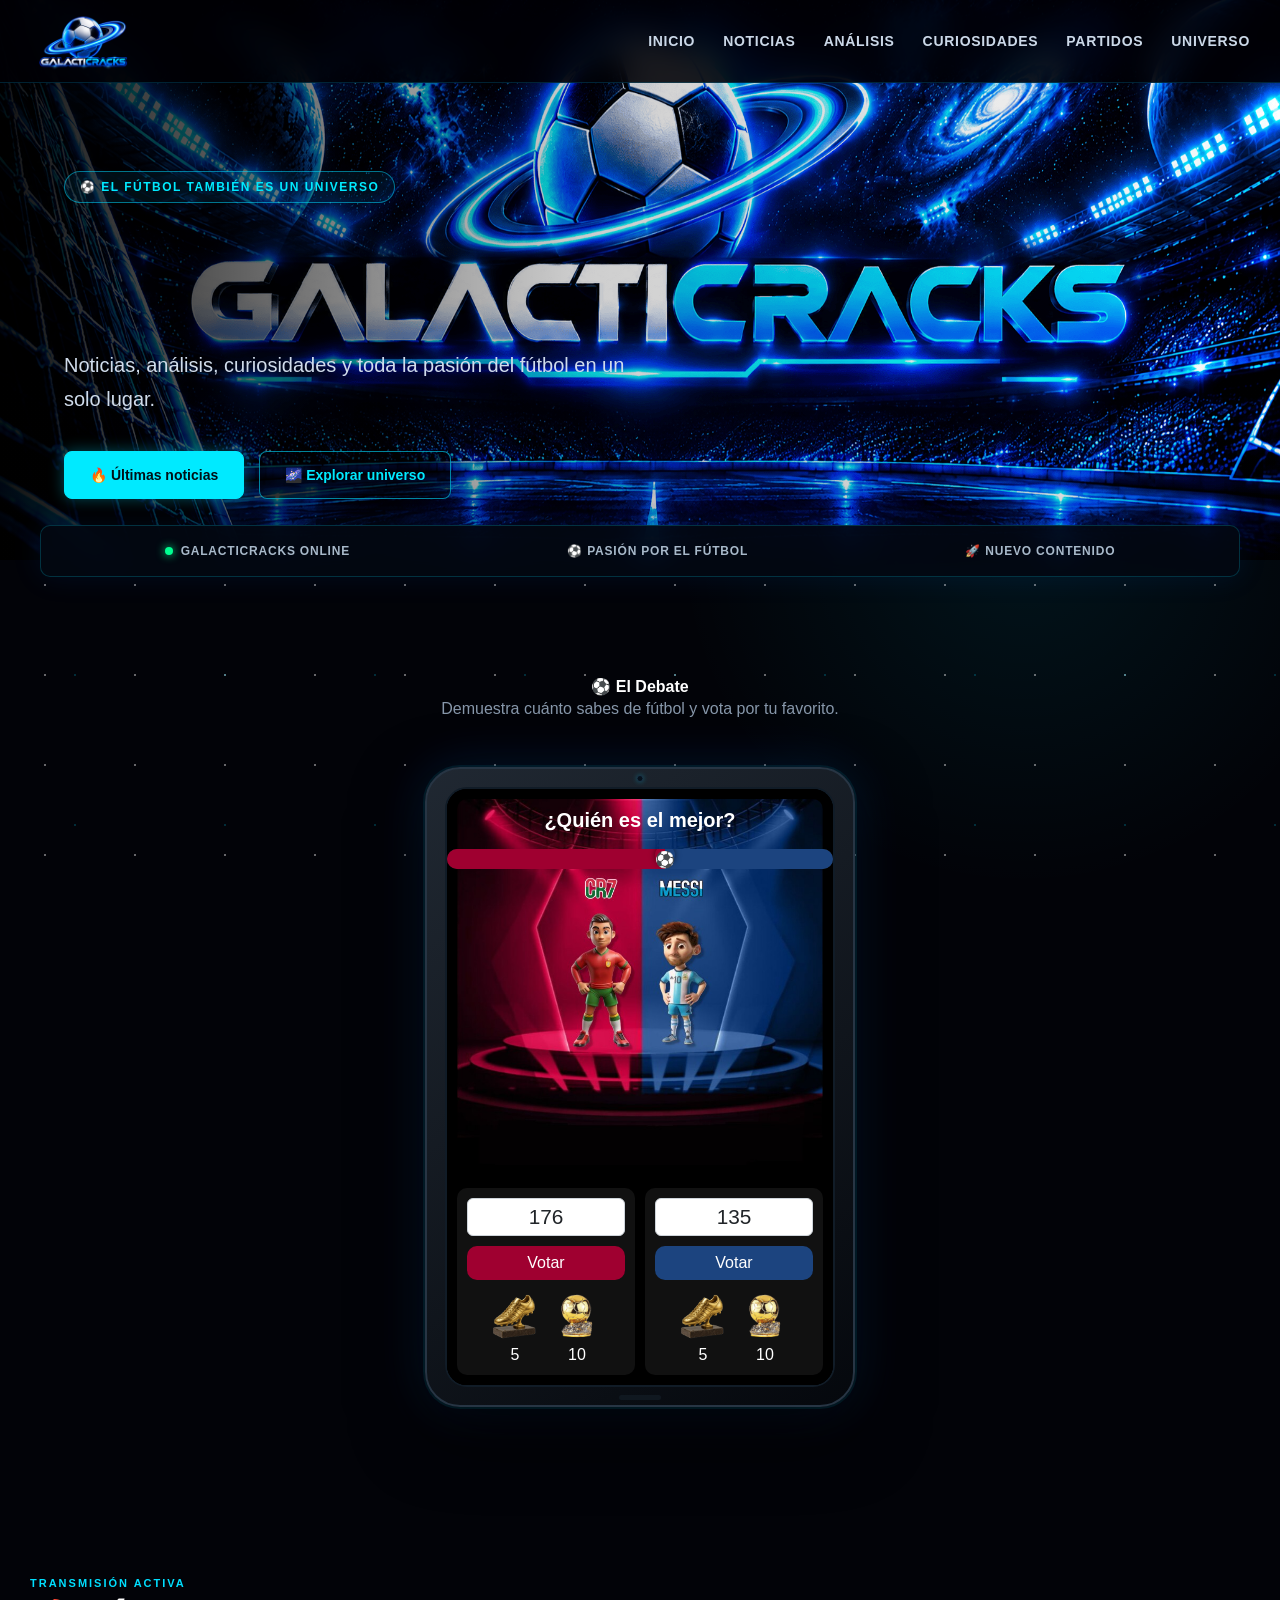
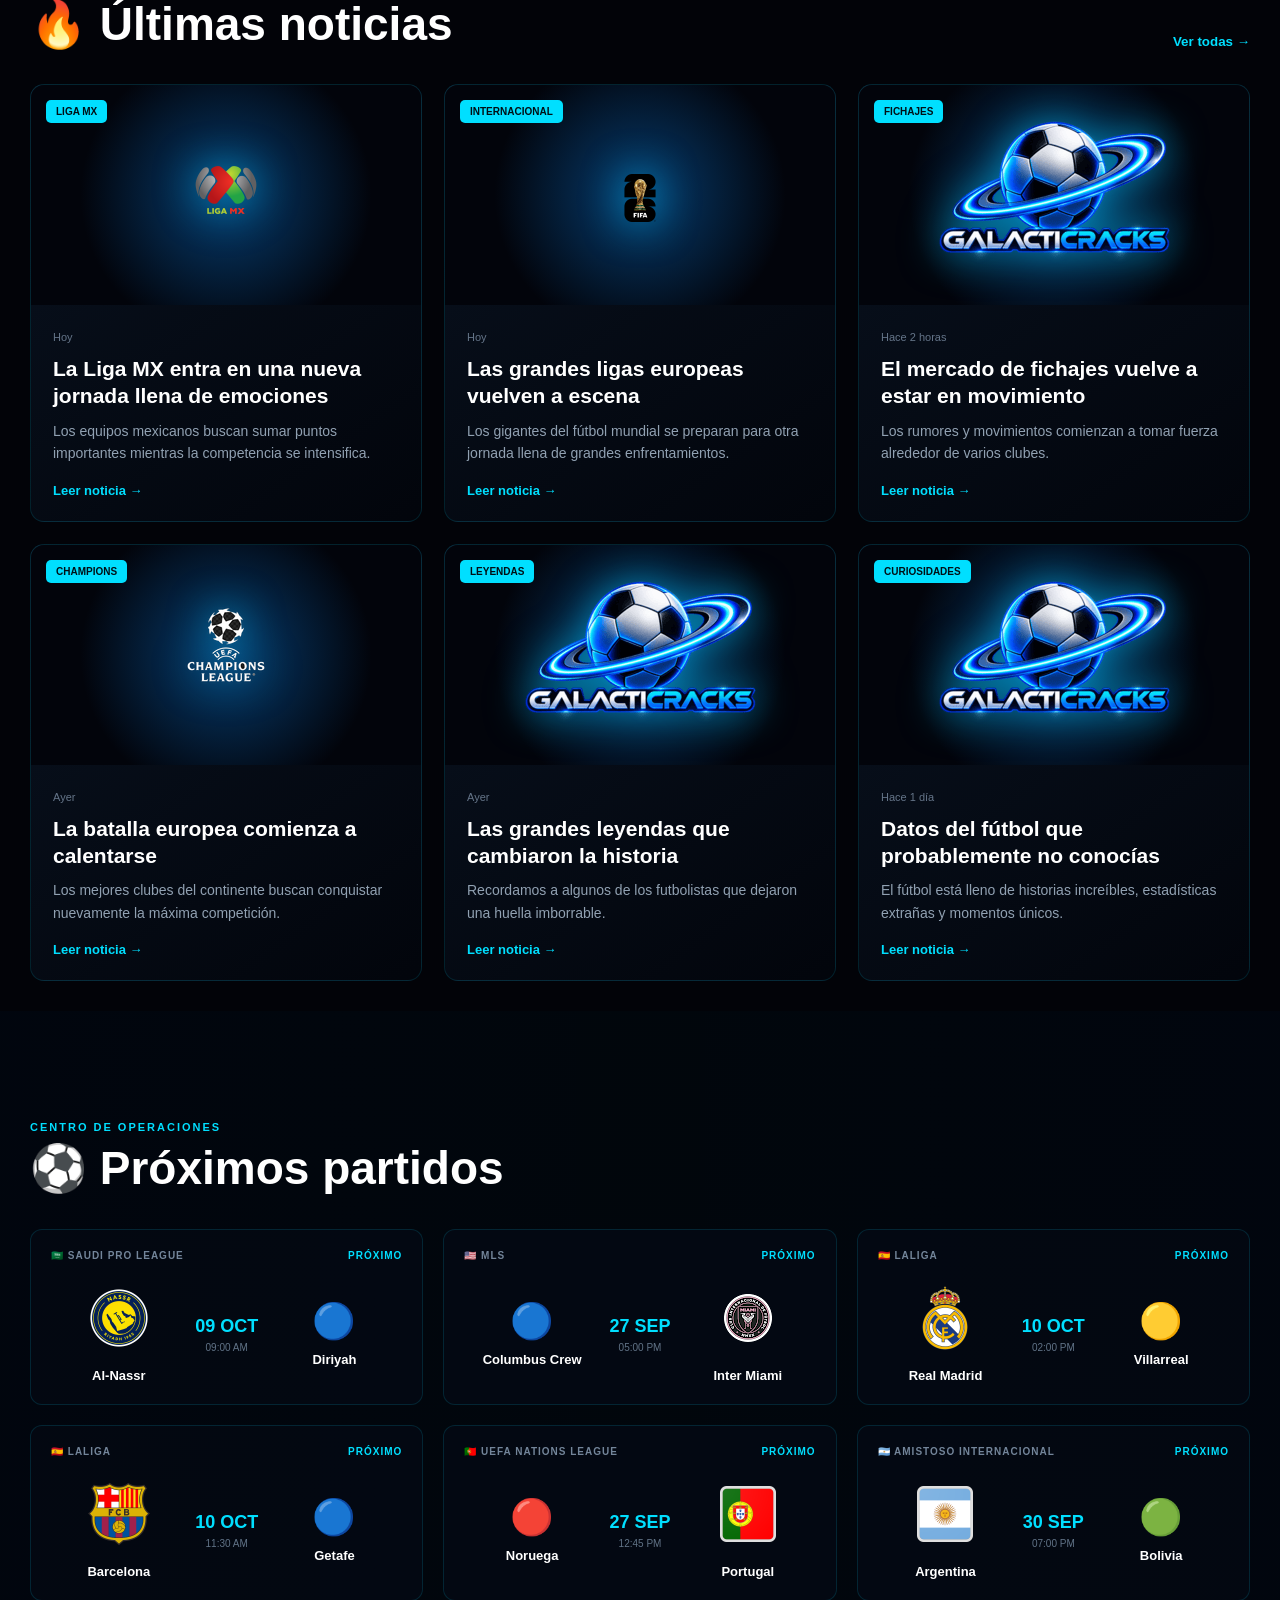
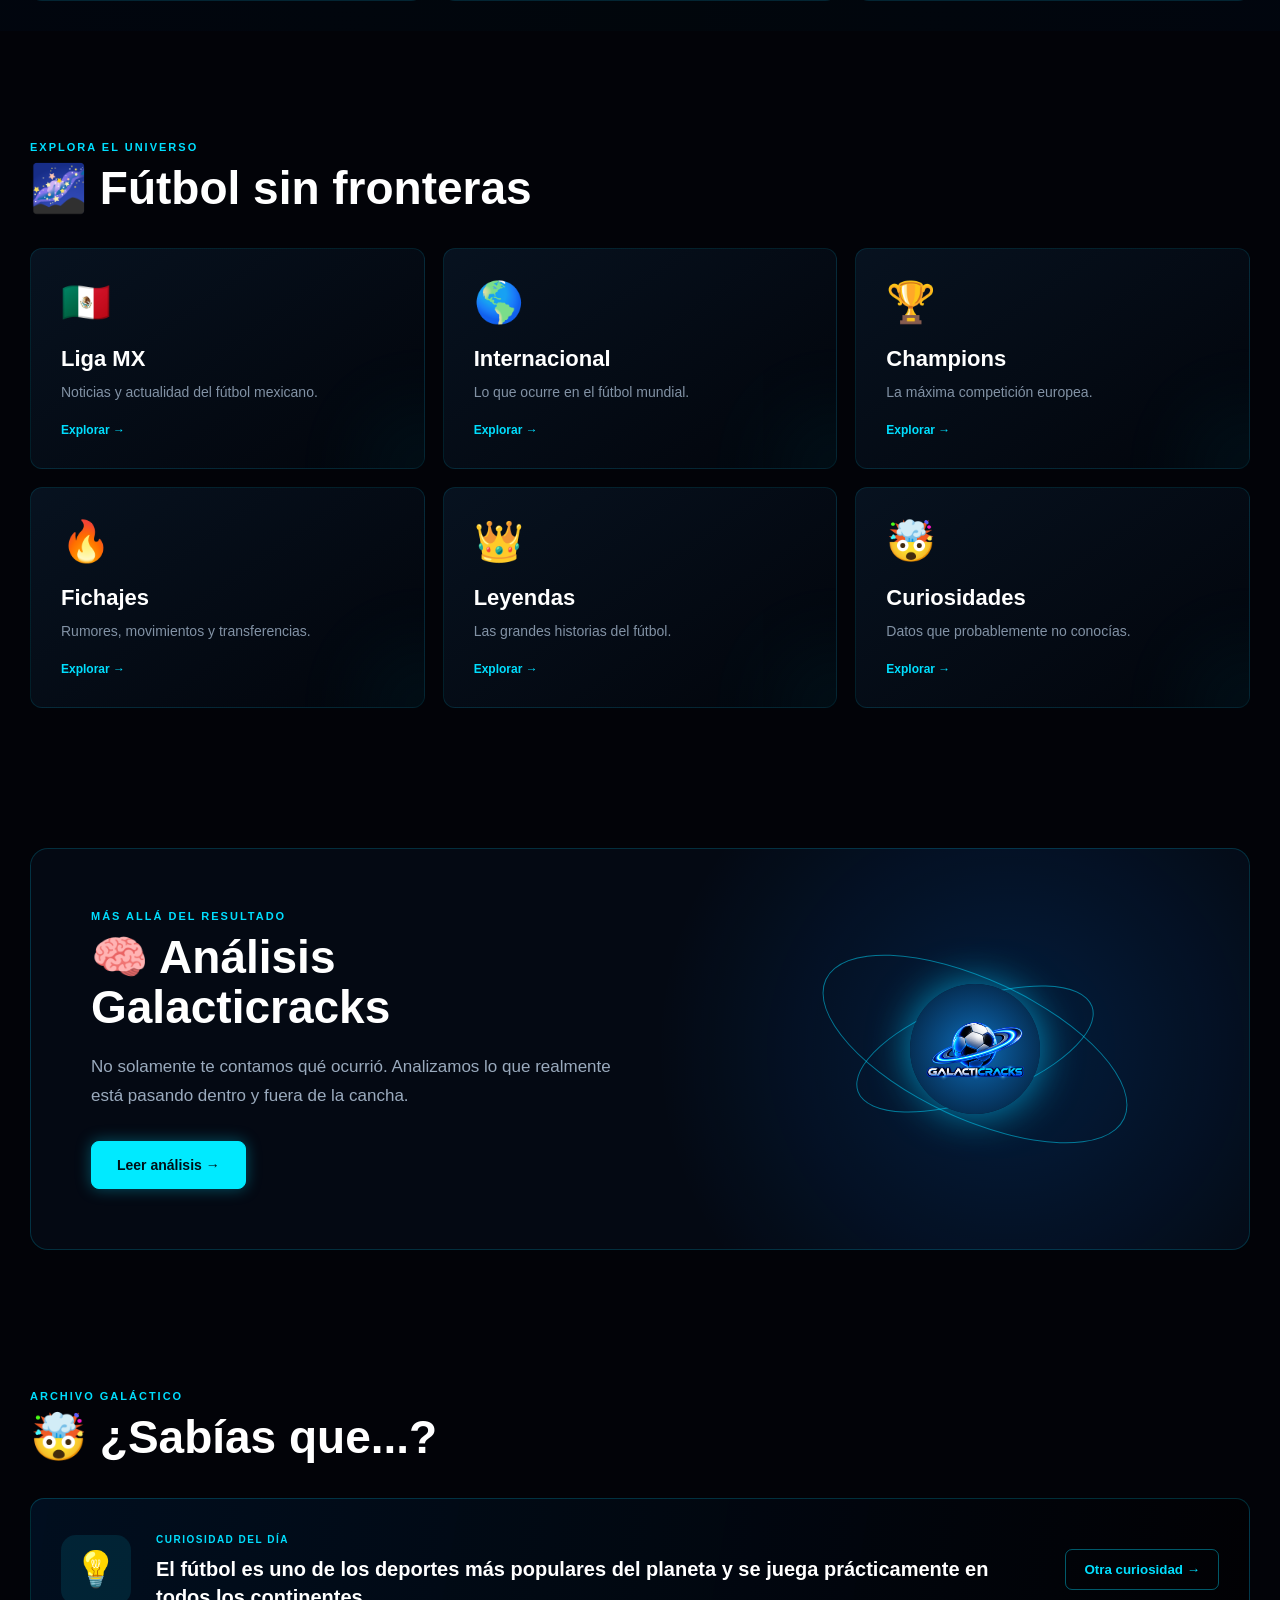
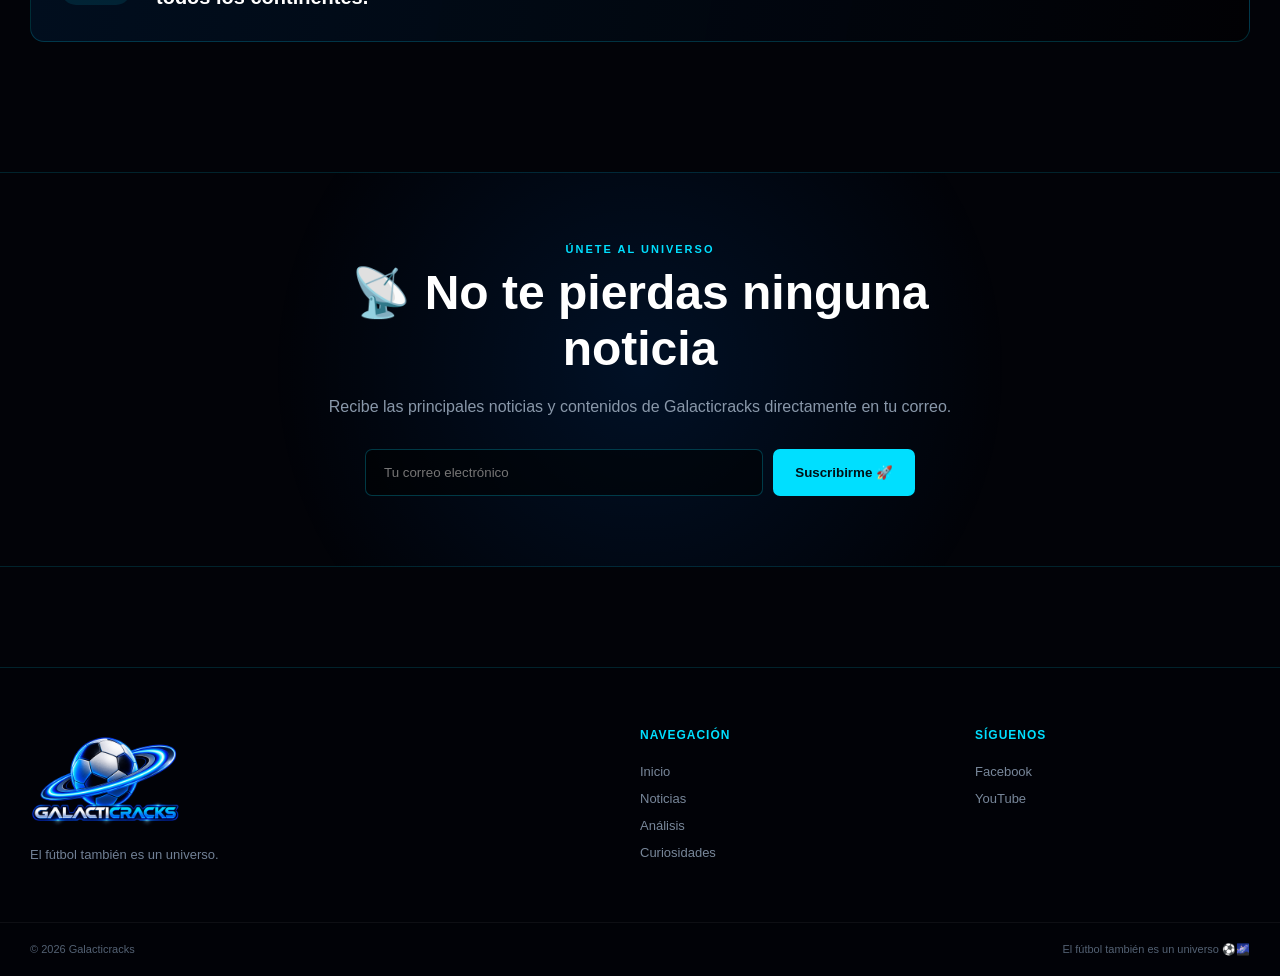
<file: index.html>
<!DOCTYPE html>
<html lang="es">
<head>
    <meta charset="UTF-8">

    <meta name="viewport" content="width=device-width, initial-scale=1.0">

    <title>
        Galacticracks | El fútbol también es un universo
    </title>

    <meta name="description" content="Noticias, análisis, curiosidades, partidos y toda la pasión del fútbol en un solo lugar. Galacticracks: el fútbol también es un universo.">
    <meta name="keywords" content="fútbol, noticias de fútbol, análisis de fútbol, partidos, Liga MX, Champions League, LaLiga, fichajes, Galacticracks">
    <meta name="author" content="Galacticracks">
    <meta name="robots" content="index, follow">

    <!-- =========================
         FAVICON
    ========================== -->
    <link rel="icon" type="image/png" href="https://galacticracks.github.io/img/logon.png">
    <link rel="apple-touch-icon" href="https://galacticracks.github.io/img/logon.png">
    <!-- =========================
         OPEN GRAPH - FACEBOOK
         WHATSAPP / DISCORD / ETC.
    ========================== -->
    <meta property="og:type" content="website">
    <meta property="og:url" content="https://galacticracks.github.io/">
    <meta property="og:title" content="Galacticracks | El fútbol también es un universo">
    <meta property="og:description" content="Noticias, análisis, curiosidades y toda la pasión del fútbol en un solo lugar.">
    <meta property="og:image" content="https://galacticracks.github.io/img/logon.png">
    <meta property="og:image:alt" content="Logo de Galacticracks">
    <meta property="og:site_name" content="Galacticracks">
    <meta property="og:locale" content="es_MX">
    <!-- =========================
         TWITTER / X CARD
    ========================== -->
    <meta name="twitter:card" content="summary_large_image" >
    <meta name="twitter:url" content="https://galacticracks.github.io/">
    <meta name="twitter:title" content="Galacticracks | El fútbol también es un universo">
    <meta name="twitter:description" content="Noticias, análisis, curiosidades y toda la pasión del fútbol en un solo lugar.">
    <meta name="twitter:image" content="https://galacticracks.github.io/img/logon.png">
    <meta name="twitter:image:alt" content="Logo de Galacticracks">

    <link rel="icon" type="image/png" href="img/logo.png">

    <title>Galacticracks | El fútbol también es un universo</title>

    <meta
        name="description"
        content="Galacticracks - Noticias, análisis, curiosidades y pasión por el fútbol."
    >

    <link rel="stylesheet" href="styles.css">
</head>

<body>

    <!-- ==========================================
         FONDO ESPACIAL
    =========================================== -->

    <div class="space-bg"></div>
    <div class="stars stars-1"></div>
    <div class="stars stars-2"></div>


    <!-- ==========================================
         HEADER
    =========================================== -->

    <header class="header">

        <div class="header-container">

            <a href="#" class="brand" onclick="scrollToSection('inicio')">

                <img
                    src="img/logo.png"
                    alt="Galacticracks"
                    class="logo"
                >

            </a>


            <!-- MENU DESKTOP -->

            <nav class="desktop-menu">

                <a href="#inicio">Inicio</a>

                <a href="#noticias">Noticias</a>

                <a href="#analisis">Análisis</a>

                <a href="#curiosidades">Curiosidades</a>

                <a href="#partidos">Partidos</a>

                <a href="#categorias">Universo</a>

            </nav>


            <!-- BOTON MENU MOVIL -->

            <button
                class="menu-button"
                id="menuButton"
                onclick="toggleMenu()"
            >
                ☰
            </button>

        </div>


        <!-- MENU MOVIL -->

        <nav class="mobile-menu" id="mobileMenu">

            <a href="#inicio" onclick="closeMenu()">Inicio</a>

            <a href="#noticias" onclick="closeMenu()">Noticias</a>

            <a href="#analisis" onclick="closeMenu()">Análisis</a>

            <a href="#curiosidades" onclick="closeMenu()">Curiosidades</a>

            <a href="#partidos" onclick="closeMenu()">Partidos</a>

            <a href="#categorias" onclick="closeMenu()">Universo</a>

        </nav>

    </header>



    <!-- ==========================================
         HERO
    =========================================== -->

    <main>

        <section class="hero" id="inicio">

            <div class="hero-image">

                <img
                    src="img/banner1.png"
                    alt="Galacticracks - El fútbol también es un universo"
                >

            </div>


            <div class="hero-content">

                <div class="hero-badge">

                    ⚽ EL FÚTBOL TAMBIÉN ES UN UNIVERSO

                </div>


                <h1>
<br>
                  <!---  GALACTI<span>CRACKS</span> -->

                </h1>


                <p>

                    Noticias, análisis, curiosidades y toda la pasión
                    del fútbol en un solo lugar.

                </p>


                <div class="hero-buttons">

                    <button
                        class="btn-primary"
                        onclick="scrollToSection('noticias')"
                    >
                        🔥 Últimas noticias
                    </button>


                    <button
                        class="btn-secondary"
                        onclick="scrollToSection('categorias')"
                    >
                        🌌 Explorar universo
                    </button>

                </div>

            </div>

        </section>



        <!-- ==========================================
             BARRA DE ESTADO
        =========================================== -->

     <section class="status-bar"> 
 
    <div class="status-item"> 
 
        <span class="status-dot"></span> 
 
        <span>GALACTICRACKS ONLINE</span> 
 
    </div> 
 
 
    <div class="status-item"> 
 
        ⚽ PASIÓN POR EL FÚTBOL 
 
    </div> 
 
 
    <div class="status-item"> 
 
        🚀 NUEVO CONTENIDO 
 
    </div> 
 
</section>


<!-- ==========================================
     QUINIELA GALACTICRACKS
========================================== -->

<section class="quiniela-section">

    <div class="quiniela-header">

        <!--<span class="section-kicker">
            🔮 GALACTICRACKS PREDICE
        </span>-->

        <h4>
            ⚽ El Debate
        </h4>

        <p>
            Demuestra cuánto sabes de fútbol y vota por tu favorito.
        </p>

    </div>


    <div class="tablet-container">

        <div class="tablet-frame">

            <!-- Cámara de la tablet -->

            <div class="tablet-camera"></div>


            <!-- Contenido de la quiniela -->

            <div class="tablet-screen">

                <iframe
                    src="TheBest-tiktok.html"
                    title="Quiniela Galacticracks"
                    loading="lazy"
                ></iframe>

            </div>


            <!-- Botón inferior de la tablet -->

            <div class="tablet-button"></div>

        </div>

    </div>

</section>



        <!-- ==========================================
             NOTICIAS
        =========================================== -->

        <section class="section" id="noticias">

            <div class="section-header">

                <div>

                    <span class="section-kicker">
                        TRANSMISIÓN ACTIVA
                    </span>

                    <h2>
                        🔥 Últimas noticias
                    </h2>

                </div>


                <button
                    class="view-all"
                    onclick="showMessage('Próximamente podrás ver todas las noticias.')"
                >
                    Ver todas →
                </button>

            </div>


            <div class="news-grid" id="newsGrid">

                <!-- JS INSERTARÁ LAS NOTICIAS -->

            </div>

        </section>



        <!-- ==========================================
             PARTIDOS
        =========================================== -->

        <!-- ==========================================
     PARTIDOS
========================================== -->

<section class="section matches-section" id="partidos">

    <div class="section-header">

        <div>

            <span class="section-kicker">
                CENTRO DE OPERACIONES
            </span>

            <h2>
                ⚽ Próximos partidos
            </h2>

        </div>

    </div>


    <div class="matches-container">


        <!-- ==========================================
             AL-NASSR
        =========================================== -->

        <div class="match-card">

            <div class="match-league">

                🇸🇦 SAUDI PRO LEAGUE

                <span>PRÓXIMO</span>

            </div>


            <div class="teams">

                <div class="team">

                    <div class="team-logo">
                        <img src="img/aln.png">
                    </div>

                    <strong>
                        Al-Nassr
                    </strong>

                </div>


                <div class="score">

                    <span>
                        09 OCT
                    </span>

                    <small>
                        09:00 AM
                    </small>

                </div>


                <div class="team">

                    <div class="team-logo">
                        🔵
                    </div>

                    <strong>
                        Diriyah
                    </strong>

                </div>

            </div>

        </div>



        <!-- ==========================================
             INTER MIAMI
        =========================================== -->

        <div class="match-card">

            <div class="match-league">

                🇺🇸 MLS

                <span>PRÓXIMO</span>

            </div>


            <div class="teams">

                <div class="team">

                    <div class="team-logo">
                        🔵
                    </div>

                    <strong>
                        Columbus Crew
                    </strong>

                </div>


                <div class="score">

                    <span>
                        27 SEP
                    </span>

                    <small>
                        05:00 PM
                    </small>

                </div>


                <div class="team">

                    <div class="team-logo">
                        <img src="img/miami.png">
                    </div>

                    <strong>
                        Inter Miami
                    </strong>

                </div>

            </div>

        </div>



        <!-- ==========================================
             REAL MADRID
        =========================================== -->

        <div class="match-card">

            <div class="match-league">

                🇪🇸 LALIGA

                <span>PRÓXIMO</span>

            </div>


            <div class="teams">

                <div class="team">

                    <div class="team-logo">
                        <img src="img/real.png">
                    </div>

                    <strong>
                        Real Madrid
                    </strong>

                </div>


                <div class="score">

                    <span>
                        10 OCT
                    </span>

                    <small>
                        02:00 PM
                    </small>

                </div>


                <div class="team">

                    <div class="team-logo">
                        🟡
                    </div>

                    <strong>
                        Villarreal
                    </strong>

                </div>

            </div>

        </div>



        <!-- ==========================================
             BARCELONA
        =========================================== -->

        <div class="match-card">

            <div class="match-league">

                🇪🇸 LALIGA

                <span>PRÓXIMO</span>

            </div>


            <div class="teams">

                <div class="team">

                    <div class="team-logo">
                        <img src="img/barcelona.png">
                    </div>

                    <strong>
                        Barcelona
                    </strong>

                </div>


                <div class="score">

                    <span>
                        10 OCT
                    </span>

                    <small>
                        11:30 AM
                    </small>

                </div>


                <div class="team">

                    <div class="team-logo">
                        🔵
                    </div>

                    <strong>
                        Getafe
                    </strong>

                </div>

            </div>

        </div>



        <!-- ==========================================
             PORTUGAL
        =========================================== -->

        <div class="match-card">

            <div class="match-league">

                🇵🇹 UEFA NATIONS LEAGUE

                <span>PRÓXIMO</span>

            </div>


            <div class="teams">

                <div class="team">

                    <div class="team-logo">
                        🔴
                    </div>

                    <strong>
                        Noruega
                    </strong>

                </div>


                <div class="score">

                    <span>
                        27 SEP
                    </span>

                    <small>
                        12:45 PM
                    </small>

                </div>


                <div class="team">

                    <div class="team-logo">
                        <img src="img/portugal.png">
                    </div>

                    <strong>
                        Portugal
                    </strong>

                </div>

            </div>

        </div>



        <!-- ==========================================
             ARGENTINA
        =========================================== -->

        <div class="match-card">

            <div class="match-league">

                🇦🇷 AMISTOSO INTERNACIONAL

                <span>PRÓXIMO</span>

            </div>


            <div class="teams">

                <div class="team">

                    <div class="team-logo">
                        <img src="img/argentina.png">
                    </div>

                    <strong>
                        Argentina
                    </strong>

                </div>


                <div class="score">

                    <span>
                        30 SEP
                    </span>

                    <small>
                        07:00 PM
                    </small>

                </div>


                <div class="team">

                    <div class="team-logo">
                        🟢
                    </div>

                    <strong>
                        Bolivia
                    </strong>

                </div>

            </div>

        </div>


    </div>

</section>


        <!-- ==========================================
             CATEGORIAS
        =========================================== -->

        <section class="section" id="categorias">

            <div class="section-header">

                <div>

                    <span class="section-kicker">
                        EXPLORA EL UNIVERSO
                    </span>

                    <h2>
                        🌌 Fútbol sin fronteras
                    </h2>

                </div>

            </div>


            <div class="categories-grid">


                <div
                    class="category-card"
                   
                >

                    <div class="category-icon">
                        🇲🇽
                    </div>

                    <h3>
                        Liga MX
                    </h3>

                    <p>
                        Noticias y actualidad del fútbol mexicano.
                    </p>

                    <span>
                      <a href="https://search.brave.com/search?q=liga+mx&rh_type=sp&view=games&comp_id=262" target="_blank">  Explorar → </a>
                    </span>

                </div>



                <div
                    class="category-card"
                  
                >

                    <div class="category-icon">
                        🌎
                    </div>

                    <h3>
                        Internacional
                    </h3>

                    <p>
                        Lo que ocurre en el fútbol mundial.
                    </p>

                    <span>
                      <a href="https://www.google.com/search?sca_esv=aa119c56b11d8b81&sxsrf=APpeQns9fGjy6JTyk_8dKZ1tljl30dTPXg:1789889498460&q=futbol+internacional&si=APenkKmS_FT--9TCiIFLBInL7DDRo2I2ju1N9_W9OW4zowOlgzuGDgXuJiIQOpWe0SUJpasf9lKipYvs-H2cI30TRYvRWJvdrjdT23c8yYyv_N1SOQ2VeMfnQKp5jUzeIEIyd0Ce-f9H" target="_blank">  Explorar → </a>
                    </span>

                
                </div>



                <div
                    class="category-card"
              
                >

                    <div class="category-icon">
                        🏆
                    </div>

                    <h3>
                        Champions
                    </h3>

                    <p>
                        La máxima competición europea.
                    </p>

                    <span>
                      <a href="https://search.brave.com/search?q=champions&rh_type=sp&view=games&comp_id=2" target="_blank">  Explorar → </a>
                    </span>

                </div>



                <div
                    class="category-card"
                    onclick="filterCategory('Fichajes')"
                >

                    <div class="category-icon">
                        🔥
                    </div>

                    <h3>
                        Fichajes
                    </h3>

                    <p>
                        Rumores, movimientos y transferencias.
                    </p>

                    <span>
                      <a href="https://www.marca.com/futbol/mercado-fichajes.html" target="_blank">  Explorar → </a>
                    </span>

                    

                </div>



                <div
                    class="category-card"
                    onclick="filterCategory('Leyendas')"
                >

                    <div class="category-icon">
                        👑
                    </div>

                    <h3>
                        Leyendas
                    </h3>

                    <p>
                        Las grandes historias del fútbol.
                    </p>

                    <span>
                        Explorar →
                    </span>

                </div>



                <div
                    class="category-card"
                    onclick="filterCategory('Curiosidades')"
                >

                    <div class="category-icon">
                        🤯
                    </div>

                    <h3>
                        Curiosidades
                    </h3>

                    <p>
                        Datos que probablemente no conocías.
                    </p>

                    <span>
                        Explorar →
                    </span>

                </div>


            </div>

        </section>



        <!-- ==========================================
             ANALISIS
        =========================================== -->

        <section class="section analysis-section" id="analisis">

            <div class="analysis-box">

                <div class="analysis-content">

                    <span class="section-kicker">
                        MÁS ALLÁ DEL RESULTADO
                    </span>

                    <h2>
                        🧠 Análisis Galacticracks
                    </h2>

                    <p>
                        No solamente te contamos qué ocurrió.
                        Analizamos lo que realmente está pasando
                        dentro y fuera de la cancha.
                    </p>


                    <button
                        class="btn-primary"
                        onclick="showMessage('La sección de análisis estará disponible próximamente.')"
                    >
                        Leer análisis →
                    </button>

                </div>


                <div class="analysis-visual">

                    <div class="orbit orbit-1"></div>

                    <div class="orbit orbit-2"></div>

                    <div class="football-core">

                        
                        <img src="img/logo.png" width="100">

                    </div>

                </div>

            </div>

        </section>



        <!-- ==========================================
             CURIOSIDADES
        =========================================== -->

        <section class="section" id="curiosidades">

            <div class="section-header">

                <div>

                    <span class="section-kicker">
                        ARCHIVO GALÁCTICO
                    </span>

                    <h2>
                        🤯 ¿Sabías que...?
                    </h2>

                </div>

            </div>


            <div class="fact-card" id="factCard">

                <div class="fact-icon">
                    💡
                </div>


                <div>

                    <span>
                        CURIOSIDAD DEL DÍA
                    </span>

                    <h3 id="factText">

                        Cargando curiosidad...

                    </h3>

                </div>


                <button
                    class="fact-button"
                    onclick="nextFact()"
                >
                    Otra curiosidad →
                </button>

            </div>

        </section>



        <!-- ==========================================
             NEWSLETTER
        =========================================== -->

        <section class="newsletter">

            <div class="newsletter-content">

                <span class="section-kicker">
                    ÚNETE AL UNIVERSO
                </span>

                <h2>
                    📡 No te pierdas ninguna noticia
                </h2>

                <p>
                    Recibe las principales noticias y contenidos
                    de Galacticracks directamente en tu correo.
                </p>


                <form
                    class="newsletter-form"
                    onsubmit="subscribe(event)"
                >

                    <input
                        type="email"
                        id="email"
                        placeholder="Tu correo electrónico"
                        required
                    >

                    <button type="submit">
                        Suscribirme 🚀
                    </button>

                </form>

            </div>

        </section>

    </main>



    <!-- ==========================================
         FOOTER
    =========================================== -->

    <footer class="footer">

        <div class="footer-container">


            <div class="footer-brand">

                <img
                    src="img/logo.png"
                    alt="Galacticracks"
                >

                <p>
                    El fútbol también es un universo.
                </p>

            </div>


            <div class="footer-column">

                <h4>
                    Navegación
                </h4>

                <a href="#inicio">
                    Inicio
                </a>

                <a href="#noticias">
                    Noticias
                </a>

                <a href="#analisis">
                    Análisis
                </a>

                <a href="#curiosidades">
                    Curiosidades
                </a>

            </div>


            <div class="footer-column">

                <h4>
                    Síguenos
                </h4>

                <a
                    href="https://www.facebook.com/galacticracks"
                    target="_blank"
                    rel="noopener noreferrer"
                >

                    Facebook
                </a>

                <!--<a href="#" onclick="showMessage('Aquí irá tu Instagram.')">
                    Instagram
                </a>

                <a href="#" onclick="showMessage('Aquí irá tu TikTok.')">
                    TikTok
                </a>-->

                <a
                    href="https://www.youtube.com/@Galacticracks"
                    target="_blank"
                    rel="noopener noreferrer"
                >
                    YouTube
                </a>

            </div>


        </div>


        <div class="footer-bottom">

            <span>
                © 2026 Galacticracks
            </span>

            <span>
                El fútbol también es un universo ⚽🌌
            </span>

        </div>

    </footer>



    <!-- TOAST -->

    <div
        class="toast"
        id="toast"
    >
        Mensaje
    </div>



    <script src="app.js"></script>

</body>
</html>
</file>
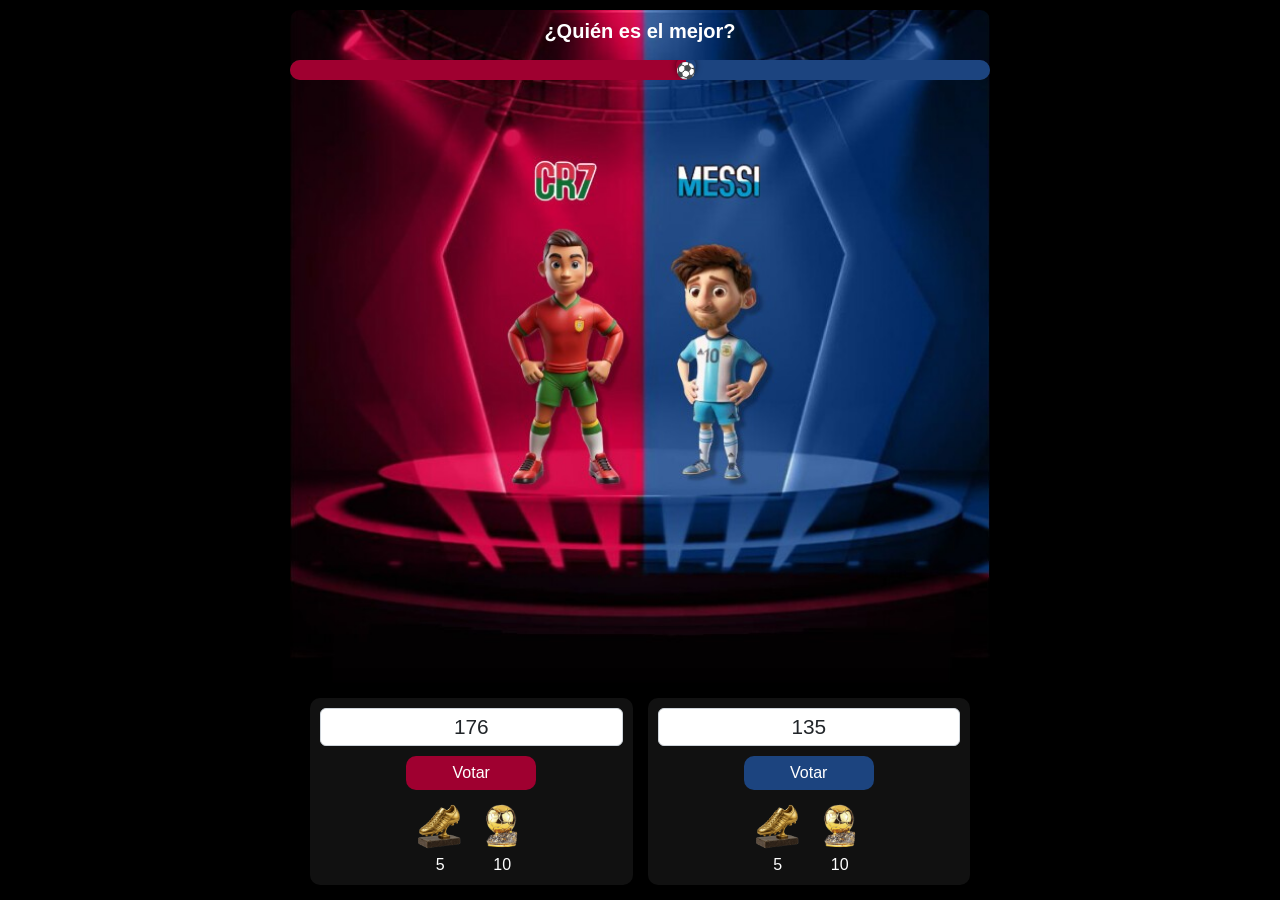
<file: TheBest-tiktok.html>
<!DOCTYPE html>
<html lang="es">
<head>
    <meta charset="UTF-8" />
    <title>CR7 vs Messi - Votación</title>
    <meta name="viewport" content="width=device-width, initial-scale=1" />
    <style>
        body {
            background-color: #000;
            color: white;
            font-family: Arial, sans-serif;
            text-align: center;
            margin: 0;
          
        }
        h1 {
            margin-top: 20px;
        }
        .container {
            max-width: 700px;
            width: 100%;
            margin: 0 auto;
            padding: 10px;
        }
        .image {
            width: 100%;
            height: auto;
            display: block;
            border-radius: 10px;
        }

        /* Footer fijo con botones */
        .vote-footer {
    position: fixed;
    bottom: 0;
    left: 0;
    right: 0;
    width: 100%;
    max-width: 700px;  /* ancho máximo */
    margin: 0 auto;    /* centrar horizontal */
    background: rgba(0,0,0,0.85);
    display: grid;
    grid-template-columns: 1fr 1fr;
    gap: 15px;
    padding: 15px 20px;
    box-sizing: border-box;
    z-index: 9999;
    box-shadow: 0 -3px 8px rgba(0,0,0,0.7);
}

        .vote-box {
            background: #111;
            border-radius: 10px;
            padding: 10px;
            text-align: center;
            display: flex;
            flex-direction: column;
            align-items: center;
        }

        .vote-box label {
            font-weight: bold;
            font-size: 1.2em;
            margin-bottom: 8px;
        }

        input[type="text"] {
            text-align: center;
            font-size: 1.3em;
            width: 100%;
           
            margin-bottom: 10px;
            border-radius: 0.375rem;
            border: 1px solid #ced4da;
            padding: 0.375rem 0.75rem;
            box-sizing: border-box;
            color: #212529;
            background-color: #fff;
            user-select: none;
        }

        input[type="text"]:focus {
            outline: none;
            border-color: #86b7fe;
            box-shadow: 0 0 0 0.25rem rgba(13,110,253,.25);
        }

        button.btnVoto {
            font-size: 1em;
            cursor: pointer;
            border-radius: 10px;
            border: none;
            padding: 8px 15px;
            color: #fff;
            width: 100%;
            max-width: 130px;
            margin-bottom: 10px;
            transition: background-color 0.3s ease;
        }
        .btnVoto.cr7 {
            background-color: #9f0030;
        }
        .btnVoto.messi {
            background-color: #1c447f;
        }
        .btnVoto:hover {
            filter: brightness(1.15);
        }

        .gifts {
            display: flex;
            justify-content: center;
            flex-wrap: wrap;
      
        }

      
        .gift-button {
    display: flex;
    flex-direction: column; /* Hace que el contenido sea vertical */
    align-items: center;
    background-color: transparent;
    border: none;
    cursor: pointer;

}

.gift-button img {
    width: 50px; /* ajusta el tamaño si lo deseas */
    height: auto;
}

.gift-button p {
    margin: 5px 0 0;
    color: #fff;
    font-size: 16px;
}


    

        /* Ajuste para pantallas muy chicas */
        @media (max-width: 400px) {
            .vote-footer {
                grid-template-columns: 1fr 1fr;
                padding: 10px 10px;
                gap: 10px;
            }
            input[type="text"], button.btnVoto {
                max-width: 100%;
            }

           .container {
                width: auto;
            }
        }

/*corazones flotando*/

        .floating-heart {
    position: fixed;
    bottom: 50px;
    right: 30px;
    width: 30px;
    height: 30px;
    background-image: url('https://cdn-icons-png.flaticon.com/512/833/833472.png'); /* ícono de corazón */
    background-size: cover;
    opacity: 1;
    animation: floatUp 2.5s ease-out forwards;
    pointer-events: none;
    z-index: 9999;
}

@keyframes floatUp {
    0% {
        transform: translateY(0) scale(1);
        opacity: 1;
    }
    50% {
        transform: translateY(-200px) scale(1.3);
        opacity: 0.7;
    }
    100% {
        transform: translateY(-500px) scale(0.8);
        opacity: 0;
    }
}


@keyframes confetiFall {
    0% {
        transform: translateY(0) rotate(0deg);
        opacity: 1;
    }
    100% {
        transform: translateY(100vh) rotate(720deg);
        opacity: 0;
    }
}

.confeti {
    position: fixed;
    top: -20px;
    width: 10px;
    height: 10px;
    background-color: red;
    opacity: 0.9;
    animation: confetiFall 3s linear forwards;
    z-index: 9999;
    pointer-events: none;
}


/*ESTILO DE ALERTA DE REGALO*/
.gift-alert {
    position: fixed;
    bottom: 100px;
    left: 50%;
    transform: translateX(-50%);
    background: rgba(0, 0, 0, 0.438); /* Fondo negro translúcido */
    color: #fff;
    border-radius: 16px;
    padding: 12px 18px;
    display: flex;
    align-items: center;
    gap: 10px;
    font-weight: 500;
    font-size: 1em;
    z-index: 10000;
    box-shadow: 0 6px 20px rgba(73, 73, 73, 0.6);
    animation: fadeOut 3s ease forwards;
    backdrop-filter: blur(4px); /* efecto cristal moderno */
}

.gift-alert img {
    width: 36px;
    height: auto;
    border-radius: 8px;
}

@keyframes fadeOut {
    0% {
        opacity: 1;
        transform: translateX(-50%) scale(1);
    }
    80% {
        opacity: 1;
        transform: translateX(-50%) scale(1.05);
    }
    100% {
        opacity: 0;
        transform: translateX(-50%) scale(0.9);
    }
}




.mensaje-votacion {
    position: fixed;
    top: 310px;
    left: 50%;
    transform: translateX(-50%);
    width: 95%;
    max-width: 700px;
    overflow: hidden;
    background: rgba(233, 3, 3, 0.75);
    border-radius: 12px;
    z-index: 9998;
    padding: 5px 0;
    box-shadow: 0 4px 12px rgba(0, 0, 0, 0.4);
    backdrop-filter: blur(4px);
}

.mensaje-marquesina {
    display: inline-block;
    white-space: nowrap;
    color: #fff;
    font-weight: 500;
    font-size: 1em;
    padding-left: 100%;
    animation: scrollMensaje 10s linear infinite;
}

@keyframes scrollMensaje {
    0% {
        transform: translateX(0%);
    }
    100% {
        transform: translateX(-100%);
    }
}

/*BARRA DE ESTADISTICA DE VOTOS*/
.barra-votos {
    position: fixed;
    top: 60px;
    left: 50%;
    transform: translateX(-50%);
    width: 100%;
    max-width: 700px;
    height: 20px;
    background: #222;
    border-radius: 10px;
    overflow: hidden;
    z-index: 9999;
}

.barra-roja, .barra-azul {
    height: 100%;
    float: left;
}

.barra-roja {
    background-color: #9f0030;
    width: 50%; /* se ajustará por JS */
    transition: width 0.5s ease;
}

.barra-azul {
    background-color: #1c447f;
    width: 50%; /* se ajustará por JS */
    transition: width 0.5s ease;
}

.icono-movible {
    position: absolute;
    top: -4px;
    width: 20px;
    height: 20px;
    text-align: center;
    line-height: 30px;
    font-size: 16px;

    border-radius: 50%;
    box-shadow: 0 0 6px rgba(0,0,0,0.6);
    transition: left 0.5s ease;
    z-index: 10000;
}






    </style>
</head>
<body>

    <center><h1 style="position: fixed; width: 100%; left: 50%; transform: translateX(-50%); font-size: 20px;">
        <!--Escribe tu favorito<br>-->
        ¿Quién es el mejor?</h1></center>

        <div class="barra-votos">
        <div class="barra-roja" id="barraCR7"></div>
        <div class="barra-azul" id="barraMessi"></div>
        <div class="icono-movible" id="indicador">⚽</div>
        </div>

    <div class="container">
        <img src="cr7messi10x.jpg" alt="CR7 vs Messi" class="image" />
    </div>

   <!--<div class="mensaje-votacion">
    <div class="mensaje-marquesina">
        ¡Dale 1 punto a tu favorito escribiendo su nombre!
    </div>
    </div>-->

    <div class="vote-footer">
        <!-- CR7 Votación -->
        <div class="vote-box">
   
            <input type="text" id="cr7Votes" value="176" readonly />
            <button class="btnVoto cr7" onclick="vote('cr7Votes', 1); mostrarAlertaRegalo('CR7', 'Galacticracks', 1, 'img/logo.png');">Votar</button>
            <div class="gifts">  
                <button class="gift-button" onclick="vote('cr7Votes', 5); mostrarAlertaRegalo('CR7', 'Bota', 5, 'img/cr710.png');" title="Rosa (5)"  >
                    <img src="img/cr710.png" alt="Rosa" /> <p>5</p>
                </button>
                <button class="gift-button" onclick="vote('cr7Votes', 10); mostrarAlertaRegalo('CR7', 'Balon', 10, 'img/cr71.png');"  title="Corazón (10)">
                    <img src="img/cr71.png" alt="Corazón" /> <p>10</p>
                </button>
               <!--- <button class="gift-button" onclick="vote('cr7Votes', 30)" title="Regalo (30)">
                    <img src="img/cr730.jpg" alt="Regalo" /> <p>30</p>
                </button>-->
            </div>
        </div>

        <!-- Messi Votación -->
        <div class="vote-box">
       
            <input type="text" id="messiVotes" value="134" readonly />
            <button class="btnVoto messi" onclick="vote('messiVotes', 1); mostrarAlertaRegalo('Messi', 'Galacticracks', 1, 'img/logo.png');">Votar</button>
            <div class="gifts">
                <button class="gift-button" onclick="vote('messiVotes', 5); mostrarAlertaRegalo('Messi', 'Bota', 10, 'img/messi10.png');" title="Rosa (5)" >
                    <img src="img/messi10.png" alt="Rosa" /> <p>5</p>
                </button>
                <button class="gift-button" onclick="vote('messiVotes', 10); mostrarAlertaRegalo('Messi', 'Balon', 10, 'img/messi1.png');" title="Corazón (10)">
                    <img src="img/messi1.png" alt="Corazón" /> <p>10</p>
                </button>
                <!--<button class="gift-button" onclick="vote('messiVotes', 30)" title="Regalo (30)">
                    <img src="img/messi30.jpg" alt="Regalo" /> <p>30</p>
                </button>-->
            </div>
        </div>
    </div>

    <script>

      document.addEventListener("DOMContentLoaded", function () {

    // Messi inmediatamente
    vote("messiVotes", 1);

    mostrarAlertaRegalo(
        "Messi",
        "Galacticracks",
        1,
        "img/logo.png"
    );


    // CR7 después de 3 segundos
    setTimeout(function () {

        vote("cr7Votes", 1);

        mostrarAlertaRegalo(
            "CR7",
            "Galacticracks",
            1,
            "img/logo.png"
        );

    }, 3000);

});

        const cr1 = new Audio('sound/cr7.mp3');
        const cr2 = new Audio('sound/cr72.mp3');
        const m1 = new Audio('sound/messi.mp3');
        const m2 = new Audio('sound/messi2.mp3');

        // Precarga todos
        [cr1, cr2, m1, m2].forEach(audio => {
            audio.preload = 'auto';
            audio.load();
        });

        function reproducir(audio) {
            audio.currentTime = 0;
            audio.play();
        }

        function vote(id, amount) {
            const input = document.getElementById(id);
            const valorActual = parseInt(input.value.replace(/,/g, "")) || 0;
            const nuevoValor = valorActual + amount;
            input.value = formatearConComas(nuevoValor);

        

            const lado = id === 'cr7Votes' ? 'izquierdo' : 'derecho';
            //lanzarCorazones(7, lado);
            //lanzarCorazon(lado); // 👈 aquí llamamos la animación
             
            if (amount >= 5) {
                reproducir(lado === 'izquierdo' ? cr2 : m2);
                lanzarConfeti(500);
            } else {
                reproducir(lado === 'izquierdo' ? cr1 : m1);
            }
        
            for (let i = 0; i < 5; i++) {
                setTimeout(() => {
                    lanzarCorazon(lado);
                }, i * 200); // cada corazón se lanza con 200ms de diferencia
            }

             actualizarBarra(); // 👈 Aquí actualizamos la barra visual
        }

        function formatearConComas(numero) {
            return numero.toString().replace(/\B(?=(\d{3})+(?!\d))/g, ",");
        }

        function lanzarCorazon(lado = 'derecho') {
            const heart = document.createElement('div');
            heart.classList.add('floating-heart');

            // Tamaño y posición aleatoria
            const randomOffset = Math.random() * 60 - 30; // -30 a +30
            const randomSize = 20 + Math.random() * 20; // 20 a 40 px

            heart.style.width = heart.style.height = randomSize + 'px';

            // Posición según el lado
            if (lado === 'izquierdo') {
                heart.style.left = (30 + randomOffset) + 'px';
            } else {
                heart.style.right = (30 + randomOffset) + 'px';
            }

            document.body.appendChild(heart);

            setTimeout(() => {
                heart.remove();
            }, 2500);
        }



        const images = ['❤️', '💖', '💜', '💙', '🧡', '💚', '💛'];


        function lanzarCorazones(cantidad = 5, lado = 'derecho') {
    for (let i = 0; i < cantidad; i++) {
        const heart = document.createElement('div');
        heart.textContent = images[Math.floor(Math.random() * images.length)];

        heart.style.position = 'fixed';
        heart.style.bottom = (30 + i * 25 + Math.random() * 15) + 'px'; // 👈 más separación vertical
        heart.style.fontSize = (20 + Math.random() * 20) + 'px';
        heart.style.opacity = Math.random() * 0.6 + 0.4;
        heart.style.transform = `rotate(${Math.random() * 360}deg)`;
        heart.style.zIndex = 9999;
        heart.style.pointerEvents = 'none';
        heart.style.animation = 'floatUp 3s ease-out forwards';
  

        const offsetX = Math.random() * 60 - 30; // 👈 más controlado horizontalmente
        if (lado === 'izquierdo') {
            heart.style.left = (30 + offsetX) + 'px';
        } else {
            heart.style.right = (30 + offsetX) + 'px';
        }

        document.body.appendChild(heart);

        setTimeout(() => {
            heart.remove();
        }, 3000);
    }
}



        function lanzarConfeti(cantidad = 100) {
            const colores = ['#ff0', '#f0f', '#0ff', '#0f0', '#f00', '#00f'];

            for (let i = 0; i < cantidad; i++) {
                const confeti = document.createElement('div');
                confeti.classList.add('confeti');

                // Tamaño aleatorio
                const size = Math.random() * 8 + 4;
                confeti.style.width = size + 'px';
                confeti.style.height = size + 'px';

                // Color aleatorio
                confeti.style.backgroundColor = colores[Math.floor(Math.random() * colores.length)];

                // Posición horizontal aleatoria
                confeti.style.left = Math.random() * 100 + 'vw';

                // Velocidad y duración aleatoria
                confeti.style.animationDuration = (2 + Math.random() * 2) + 's';

                document.body.appendChild(confeti);

                // Eliminar tras la animación
                setTimeout(() => {
                    confeti.remove();
                }, 4000);
            }
        }


        function mostrarAlertaRegalo(jugador, regalo, cantidad, imagenURL) {
            const alerta = document.createElement('div');
            alerta.classList.add('gift-alert');

            alerta.innerHTML = `
                <img src="${imagenURL}" alt="${regalo}">
                <span>${jugador.toUpperCase()} recibió ${regalo} x${cantidad}</span>
            `;

            document.body.appendChild(alerta);

            setTimeout(() => {
                alerta.remove();
            }, 3000);
        }


        function actualizarBarra() {
            const cr7 = parseInt(document.getElementById('cr7Votes').value.replace(/,/g, "")) || 0;
            const messi = parseInt(document.getElementById('messiVotes').value.replace(/,/g, "")) || 0;
            const total = cr7 + messi;

            const porcentajeCR7 = total > 0 ? (cr7 / total) * 100 : 50;
            const porcentajeMessi = 100 - porcentajeCR7;

            document.getElementById('barraCR7').style.width = porcentajeCR7 + '%';
            document.getElementById('barraMessi').style.width = porcentajeMessi + '%';

            const barra = document.querySelector('.barra-votos');
            const anchoBarra = barra.offsetWidth;
            const icono = document.getElementById('indicador');

            const posicion = (porcentajeCR7 / 100) * anchoBarra - icono.offsetWidth / 2;
            icono.style.left = posicion + 'px';
        }




    </script>

</body>
</html>
</file>
<file: styles.css>
/* ==========================================
   GALACTICRACKS
   ESTILO GENERAL
========================================== */

* {
    margin: 0;
    padding: 0;
    box-sizing: border-box;
}

html {
    scroll-behavior: smooth;
}

body {
    font-family: Arial, Helvetica, sans-serif;
    background: #020308;
    color: #ffffff;
    overflow-x: hidden;
}

button,
input {
    font-family: inherit;
}

button {
    cursor: pointer;
}

a {
    color: inherit;
    text-decoration: none;
}


/* ==========================================
   FONDO
========================================== */

.space-bg {
    position: fixed;
    inset: 0;
    z-index: -5;

    background:
        radial-gradient(
            circle at 20% 20%,
            rgba(0, 110, 255, 0.13),
            transparent 30%
        ),

        radial-gradient(
            circle at 80% 60%,
            rgba(0, 220, 255, 0.08),
            transparent 30%
        ),

        #020308;
}


.stars {
    position: fixed;
    inset: 0;
    pointer-events: none;
    z-index: -4;
    opacity: 0.4;
}


.stars-1 {
    background-image:
        radial-gradient(circle, #ffffff 1px, transparent 1px);

    background-size: 90px 90px;
}


.stars-2 {
    background-image:
        radial-gradient(circle, #00d9ff 1px, transparent 1px);

    background-size: 150px 150px;

    opacity: 0.2;
}


/* ==========================================
   HEADER
========================================== */

.header {
    position: fixed;
    top: 0;
    left: 0;
    width: 100%;

    z-index: 1000;

    background: rgba(0, 0, 5, 0.88);

    backdrop-filter: blur(15px);

    border-bottom: 1px solid rgba(0, 190, 255, 0.18);
}


.header-container {
    max-width: 1400px;
    height: 82px;

    margin: auto;
    padding: 0 30px;

    display: flex;
    align-items: center;
    justify-content: space-between;
}


.brand {
    display: flex;
    align-items: center;
}


.logo {
    width: 105px;
    height: 60px;

    object-fit: contain;

    mix-blend-mode: screen;

    border-radius: 8px;
}


.desktop-menu {
    display: flex;
    gap: 28px;
    align-items: center;
}


.desktop-menu a {
    color: #cbd8e8;

    font-size: 14px;
    font-weight: 700;

    text-transform: uppercase;

    letter-spacing: 0.7px;

    transition: 0.3s;
}


.desktop-menu a:hover {
    color: #00eaff;

    text-shadow:
        0 0 10px rgba(0, 220, 255, 0.8);
}


.menu-button {
    display: none;

    border: none;
    background: transparent;

    color: #00eaff;

    font-size: 28px;
}


/* ==========================================
   MENU MOVIL
========================================== */

.mobile-menu {
    display: none;

    flex-direction: column;

    background: rgba(0, 0, 8, 0.98);

    border-top: 1px solid rgba(0, 220, 255, 0.2);
}


.mobile-menu a {
    padding: 18px 30px;

    color: white;

    border-bottom: 1px solid rgba(255,255,255,0.06);
}


.mobile-menu.active {
    display: flex;
}


/* ==========================================
   HERO
========================================== */

.hero {
    position: relative;

    min-height: 560px;

    display: flex;
    align-items: center;
    justify-content: center;

    overflow: hidden;

    padding-top: 50px;
}


.hero-image {
    position: absolute;
    inset: 0;

    z-index: 0;
}


.hero-image::after {
    content: "";

    position: absolute;
    inset: 0;

    background:
        linear-gradient(
            90deg,
            rgba(0,0,0,0.92) 0%,
            rgba(0, 0, 0, 0.192) 45%,
            rgba(0, 0, 0, 0) 100%
        ),

        linear-gradient(
            0deg,
            #0203081f 0%,
            transparent 35%
        );
}


.hero-image img {
    width: 100%;
    height: 100%;


   /* object-fit: cover; */
}


.hero-content {
    position: relative;

    z-index: 2;

    width: 1400px;
    max-width: 90%;

    padding-top: 60px;
}


.hero-badge {
    display: inline-block;

    margin-bottom: 22px;

    padding: 8px 15px;

    border: 1px solid rgba(0, 220, 255, 0.5);

    border-radius: 30px;

    background: rgba(0, 180, 255, 0.08);

    color: #00eaff;

    font-size: 12px;
    font-weight: 800;

    letter-spacing: 1.5px;
}


.hero h1 {
    font-size: clamp(55px, 8vw, 105px);

    line-height: 0.95;

    font-weight: 900;

    letter-spacing: -5px;

    color: white;

    text-shadow:
        0 0 10px rgba(255,255,255,0.5),
        0 0 30px rgba(0,140,255,0.5);
}


.hero h1 span {
    color: #00dfff;

    text-shadow:
        0 0 10px #00dfff,
        0 0 30px rgba(0,180,255,0.8);
}


.hero p {
    max-width: 600px;

    margin-top: 25px;

    font-size: 20px;

    line-height: 1.7;

    color: #d0dceb;
}


.hero-buttons {
    display: flex;

    gap: 15px;

    margin-top: 35px;

    flex-wrap: wrap;
}


/* ==========================================
   BOTONES
========================================== */

.btn-primary,
.btn-secondary {
    padding: 15px 25px;

    border-radius: 8px;

    font-weight: 800;

    font-size: 14px;

    transition: 0.3s;
}


.btn-primary {
    border: 1px solid #00eaff;

    color: #001016;

    background: #00eaff;

    box-shadow:
        0 0 15px rgba(0,220,255,0.35);
}


.btn-primary:hover {
    transform: translateY(-3px);

    box-shadow:
        0 0 30px rgba(0,220,255,0.7);
}


.btn-secondary {
    border: 1px solid rgba(0,220,255,0.6);

    color: #00eaff;

    background: rgba(0,0,0,0.5);
}


.btn-secondary:hover {
    background: rgba(0,220,255,0.1);

    transform: translateY(-3px);
}


/* ==========================================
   STATUS BAR
========================================== */

.status-bar {
    max-width: 1200px;

    margin: -35px auto 0;

    position: relative;

    z-index: 5;

    padding: 18px 25px;

    display: flex;

    justify-content: space-around;

    gap: 20px;

    flex-wrap: wrap;

    border: 1px solid rgba(0,220,255,0.2);

    border-radius: 10px;

    background: rgba(3,8,18,0.9);

    backdrop-filter: blur(12px);

    box-shadow:
        0 0 30px rgba(0,100,255,0.1);
}


.status-item {
    display: flex;
    align-items: center;
    gap: 8px;

    color: #a8b9ca;

    font-size: 12px;
    font-weight: 700;

    letter-spacing: 0.8px;
}


.status-dot {
    width: 8px;
    height: 8px;

    border-radius: 50%;

    background: #00ff91;

    box-shadow:
        0 0 10px #00ff91;
}


/* ==========================================
   SECCIONES
========================================== */

.section {
    max-width: 1400px;

    margin: auto;

    padding: 110px 30px 30px;
}


.section-header {
    display: flex;

    justify-content: space-between;

    align-items: end;

    gap: 20px;

    margin-bottom: 35px;
}


.section-kicker {
    display: block;

    margin-bottom: 10px;

    color: #00dfff;

    font-size: 11px;

    font-weight: 900;

    letter-spacing: 2px;
}


.section h2 {
    font-size: clamp(30px, 4vw, 46px);

    line-height: 1.1;
}


.view-all {
    border: none;

    background: transparent;

    color: #00dfff;

    font-weight: 800;
}


/* ==========================================
   NOTICIAS
========================================== */

.news-grid {
    display: grid;

    grid-template-columns:
        repeat(3, 1fr);

    gap: 22px;
}


.news-card {
    overflow: hidden;

    border: 1px solid rgba(0,220,255,0.13);

    border-radius: 14px;

    background:
        linear-gradient(
            145deg,
            rgba(10,20,35,0.9),
            rgba(2,5,12,0.95)
        );

    transition: 0.35s;
}


.news-card:hover {
    transform: translateY(-8px);

    border-color: rgba(0,220,255,0.55);

    box-shadow:
        0 15px 40px rgba(0,100,255,0.18);
}


.news-image {
    height: 220px;

    position: relative;

    display: flex;

    align-items: center;

    justify-content: center;

    overflow: hidden;

    background:
        radial-gradient(
            circle,
            #063d70,
            #02040b 65%
        );
}


.news-image span {
    font-size: 80px;

    filter:
        drop-shadow(0 0 20px rgba(0,200,255,0.6));
}


.news-category {
    position: absolute;

    top: 15px;
    left: 15px;

    padding: 6px 10px;

    border-radius: 5px;

    background: #00dfff;

    color: #001016;

    font-size: 10px;

    font-weight: 900;
}


.news-body {
    padding: 22px;
}


.news-date {
    color: #657589;

    font-size: 11px;
}


.news-body h3 {
    margin: 10px 0;

    font-size: 21px;

    line-height: 1.3;
}


.news-body p {
    color: #91a1b2;

    font-size: 14px;

    line-height: 1.6;
}


.read-more {
    display: inline-block;

    margin-top: 18px;

    color: #00dfff;

    font-size: 13px;

    font-weight: 800;
}


/* ==========================================
   PARTIDOS
========================================== */

.matches-section {
    max-width: 100%;

    padding-left: max(30px, calc((100vw - 1340px) / 2));

    padding-right: max(30px, calc((100vw - 1340px) / 2));

    background:
        linear-gradient(
            90deg,
            rgba(0,90,180,0.04),
            rgba(0,220,255,0.02),
            rgba(0,90,180,0.04)
        );
}


.matches-container {
    display: grid;

    grid-template-columns:
        repeat(3, 1fr);

    gap: 20px;
}


.match-card {
    padding: 20px;

    border: 1px solid rgba(0,220,255,0.14);

    border-radius: 12px;

    background: rgba(4,10,20,0.75);
}


.match-league {
    display: flex;

    justify-content: space-between;

    color: #73859a;

    font-size: 10px;

    font-weight: 800;

    letter-spacing: 1px;
}


.match-league span {
    color: #00dfff;
}


.teams {
    display: grid;

    grid-template-columns: 1fr 80px 1fr;

    align-items: center;

    text-align: center;

    margin-top: 25px;
}


.team-logo {
    font-size: 35px;

    margin-bottom: 8px;
}


.team strong {
    font-size: 13px;
}


.score span {
    display: block;

    color: #00dfff;

    font-size: 18px;

    font-weight: 900;
}


.score small {
    display: block;

    margin-top: 5px;

    color: #617387;

    font-size: 10px;
}


/* ==========================================
   CATEGORIAS
========================================== */

.categories-grid {
    display: grid;

    grid-template-columns:
        repeat(3, 1fr);

    gap: 18px;
}


.category-card {
    position: relative;

    padding: 30px;

    border: 1px solid rgba(0,220,255,0.12);

    border-radius: 12px;

    background:
        linear-gradient(
            145deg,
            rgba(8,20,35,0.9),
            rgba(2,5,12,0.9)
        );

    cursor: pointer;

    transition: 0.3s;

    overflow: hidden;
}


.category-card::after {
    content: "";

    position: absolute;

    width: 100px;
    height: 100px;

    right: -50px;
    bottom: -50px;

    border-radius: 50%;

    background: #00dfff;

    filter: blur(50px);

    opacity: 0.1;
}


.category-card:hover {
    transform: translateY(-5px);

    border-color: rgba(0,220,255,0.5);
}


.category-icon {
    font-size: 40px;

    margin-bottom: 20px;
}


.category-card h3 {
    font-size: 22px;

    margin-bottom: 10px;
}


.category-card p {
    color: #8292a5;

    font-size: 14px;

    line-height: 1.5;
}


.category-card span {
    display: inline-block;

    margin-top: 20px;

    color: #00dfff;

    font-size: 12px;

    font-weight: 900;
}


/* ==========================================
   ANALISIS
========================================== */

.analysis-box {
    min-height: 400px;

    display: flex;

    align-items: center;

    overflow: hidden;

    border: 1px solid rgba(0,220,255,0.18);

    border-radius: 18px;

    background:
        radial-gradient(
            circle at 80% 50%,
            rgba(0,120,255,0.18),
            transparent 35%
        ),

        #040913;
}


.analysis-content {
    width: 55%;

    padding: 60px;
}


.analysis-content h2 {
    margin-bottom: 20px;
}


.analysis-content p {
    max-width: 550px;

    color: #9aaabd;

    font-size: 17px;

    line-height: 1.7;

    margin-bottom: 30px;
}


.analysis-visual {
    position: relative;

    width: 45%;

    height: 400px;
}


.football-core {
    position: absolute;

    top: 50%;
    left: 50%;

    transform: translate(-50%, -50%);

    width: 130px;
    height: 130px;

    display: flex;

    align-items: center;
    justify-content: center;

    border-radius: 50%;

    background:
        radial-gradient(
            circle,
            #0d6dba,
            #02152b
        );

    font-size: 65px;

    box-shadow:
        0 0 40px rgba(0,200,255,0.7);
}


.orbit {
    position: absolute;

    top: 50%;
    left: 50%;

    transform: translate(-50%, -50%);

    border: 1px solid rgba(0,220,255,0.5);

    border-radius: 50%;
}


.orbit-1 {
    width: 250px;
    height: 100px;

    transform:
        translate(-50%, -50%)
        rotate(-20deg);
}


.orbit-2 {
    width: 330px;
    height: 140px;

    transform:
        translate(-50%, -50%)
        rotate(25deg);
}


/* ==========================================
   CURIOSIDADES
========================================== */

.fact-card {
    position: relative;

    display: flex;

    align-items: center;

    gap: 25px;

    padding: 30px;

    border: 1px solid rgba(0,220,255,0.2);

    border-radius: 14px;

    background:
        linear-gradient(
            100deg,
            rgba(0,100,200,0.12),
            rgba(0,0,0,0.5)
        );
}


.fact-icon {
    width: 70px;
    height: 70px;

    flex-shrink: 0;

    display: flex;

    align-items: center;
    justify-content: center;

    border-radius: 15px;

    background: rgba(0,220,255,0.1);

    font-size: 35px;
}


.fact-card span {
    color: #00dfff;

    font-size: 10px;

    font-weight: 900;

    letter-spacing: 1.5px;
}


.fact-card h3 {
    margin-top: 8px;

    font-size: 20px;

    line-height: 1.4;
}


.fact-button {
    margin-left: auto;

    flex-shrink: 0;

    padding: 12px 18px;

    border: 1px solid rgba(0,220,255,0.4);

    border-radius: 7px;

    background: transparent;

    color: #00dfff;

    font-weight: 800;
}


/* ==========================================
   NEWSLETTER
========================================== */

.newsletter {
    max-width: 1400px;

    margin: 100px auto;

    padding: 70px 30px;

    text-align: center;

    border-top: 1px solid rgba(0,220,255,0.15);

    border-bottom: 1px solid rgba(0,220,255,0.15);

    background:
        radial-gradient(
            circle,
            rgba(0,120,255,0.12),
            transparent 55%
        );
}


.newsletter-content {
    max-width: 700px;

    margin: auto;
}


.newsletter h2 {
    font-size: clamp(30px, 5vw, 48px);

    margin-bottom: 18px;
}


.newsletter p {
    color: #8998aa;

    line-height: 1.6;

    margin-bottom: 30px;
}


.newsletter-form {
    max-width: 550px;

    margin: auto;

    display: flex;

    gap: 10px;
}


.newsletter-form input {
    flex: 1;

    min-width: 0;

    padding: 15px 18px;

    border: 1px solid rgba(0,220,255,0.25);

    border-radius: 7px;

    outline: none;

    background: rgba(0,0,0,0.5);

    color: white;
}


.newsletter-form input:focus {
    border-color: #00dfff;

    box-shadow:
        0 0 15px rgba(0,220,255,0.15);
}


.newsletter-form button {
    padding: 15px 22px;

    border: none;

    border-radius: 7px;

    background: #00dfff;

    color: #001016;

    font-weight: 900;
}


/* ==========================================
   FOOTER
========================================== */

.footer {
    border-top: 1px solid rgba(0,220,255,0.15);

    background: #010207;
}


.footer-container {
    max-width: 1400px;

    margin: auto;

    padding: 60px 30px;

    display: grid;

    grid-template-columns:
        2fr 1fr 1fr;

    gap: 60px;
}


.footer-brand img {
    width: 150px;

    mix-blend-mode: screen;
}


.footer-brand p {
    margin-top: 15px;

    color: #718095;

    font-size: 13px;
}


.footer-column {
    display: flex;

    flex-direction: column;

    gap: 12px;
}


.footer-column h4 {
    margin-bottom: 10px;

    color: #00dfff;

    text-transform: uppercase;

    font-size: 12px;

    letter-spacing: 1px;
}


.footer-column a {
    color: #78879a;

    font-size: 13px;

    transition: 0.3s;
}


.footer-column a:hover {
    color: #00dfff;
}


.footer-bottom {
    max-width: 1400px;

    margin: auto;

    padding: 20px 30px;

    display: flex;

    justify-content: space-between;

    gap: 20px;

    color: #536173;

    font-size: 11px;

    border-top: 1px solid rgba(255,255,255,0.05);
}


/* ==========================================
   TOAST
========================================== */

.toast {
    position: fixed;

    right: 25px;
    bottom: 25px;

    z-index: 9999;

    max-width: 350px;

    padding: 15px 20px;

    border: 1px solid rgba(0,220,255,0.4);

    border-radius: 8px;

    background: rgba(0,8,18,0.95);

    color: white;

    box-shadow:
        0 0 25px rgba(0,180,255,0.2);

    transform: translateY(100px);

    opacity: 0;

    transition: 0.3s;
}


.toast.show {
    transform: translateY(0);

    opacity: 1;
}


/* ==========================================
   RESPONSIVE
========================================== */

@media (max-width: 1000px) {

    .desktop-menu {
        display: none;
    }


    .menu-button {
        display: block;
    }


    .news-grid {
        grid-template-columns:
            repeat(2, 1fr);
    }


    .matches-container {
        grid-template-columns:
            1fr;
    }


    .categories-grid {
        grid-template-columns:
            repeat(2, 1fr);
    }


    .analysis-box {
        flex-direction: column;
    }


    .analysis-content {
        width: 100%;
    }


    .analysis-visual {
        width: 100%;
    }

}


@media (max-width: 650px) {

    .header-container {
        height: 70px;

        padding: 0 18px;
    }


    .logo {
        width: 90px;
        height: 50px;
    }


    .hero {
        min-height: 680px;
    }


    .hero-content {
        max-width: 92%;

        padding-top: 30px;
    }


    .hero h1 {
        letter-spacing: -3px;
    }


    .hero p {
        font-size: 16px;
    }


    .hero-buttons {
        flex-direction: column;
    }


    .hero-buttons button {
        width: 100%;
    }


    .status-bar {
        margin: -20px 15px 0;

        justify-content: flex-start;
    }


    .section {
        padding: 80px 18px 20px;
    }


    .section-header {
        align-items: flex-start;

        flex-direction: column;
    }


    .news-grid {
        grid-template-columns:
            1fr;
    }


    .categories-grid {
        grid-template-columns:
            1fr;
    }


    .analysis-content {
        padding: 35px 25px;
    }


    .fact-card {
        flex-direction: column;

        align-items: flex-start;
    }


    .fact-button {
        margin-left: 0;
    }


    .newsletter {
        margin: 70px 18px;

        padding: 50px 20px;
    }


    .newsletter-form {
        flex-direction: column;
    }


    .newsletter-form button {
        width: 100%;
    }


    .footer-container {
        grid-template-columns:
            1fr;

        gap: 35px;

        padding: 50px 25px;
    }


    .footer-bottom {
        flex-direction: column;

        padding: 20px 25px;
    }

}


/* ==========================================
   QUINIELA
========================================== */

.quiniela-section {

    max-width: 1400px;

    margin: auto;

    padding: 100px 30px 60px;

    text-align: center;

}


.quiniela-header {

    max-width: 700px;

    margin: 0 auto 45px;

}


.quiniela-header h2 {

    font-size: clamp(32px, 5vw, 50px);

    margin-bottom: 15px;

}


.quiniela-header p {

    color: #8797aa;

    font-size: 16px;

    line-height: 1.6;

}


/* ==========================================
   TABLET
========================================== */

.tablet-container {

    display: flex;

    justify-content: center;

    width: 100%;

}


.tablet-frame {

    position: relative;

    width: min(430px, 100%);

    padding: 18px;

    border-radius: 35px;

    background:
        linear-gradient(
            145deg,
            #202832,
            #05080d
        );

    border: 2px solid #273544;

    box-shadow:

        0 0 0 2px rgba(0, 220, 255, 0.08),

        0 25px 70px rgba(0, 0, 0, 0.7),

        0 0 50px rgba(0, 120, 255, 0.18);

}


/* ==========================================
   PANTALLA
========================================== */

.tablet-screen {

    position: relative;

    width: 100%;

    height: 600px;

    overflow: hidden;

    border-radius: 22px;

    background: #000;

    border: 2px solid #111c27;

    box-shadow:
        inset 0 0 30px rgba(0, 0, 0, 0.8);

}


.tablet-screen iframe {

    width: 100%;

    height: 100%;

    border: none;

    display: block;

    background: #020308;

}


/* ==========================================
   CAMARA
========================================== */

.tablet-camera {

    position: absolute;

    top: 6px;

    left: 50%;

    transform: translateX(-50%);

    width: 7px;

    height: 7px;

    border-radius: 50%;

    background: #06111c;

    border: 1px solid #1c3549;

    box-shadow:
        0 0 5px rgba(0, 220, 255, 0.3);

    z-index: 10;

}


/* ==========================================
   BOTON TABLET
========================================== */

.tablet-button {

    position: absolute;

    bottom: 5px;

    left: 50%;

    transform: translateX(-50%);

    width: 42px;

    height: 5px;

    border-radius: 10px;

    background: #101820;

}


/* ==========================================
   RESPONSIVE
========================================== */

@media (max-width: 700px) {

    .quiniela-section {

        padding: 70px 15px 40px;

    }


    .tablet-frame {

        width: 100%;

        padding: 10px;

        border-radius: 25px;

    }


    .tablet-screen {

        height: 450px;

        border-radius: 17px;

    }

}
</file>
